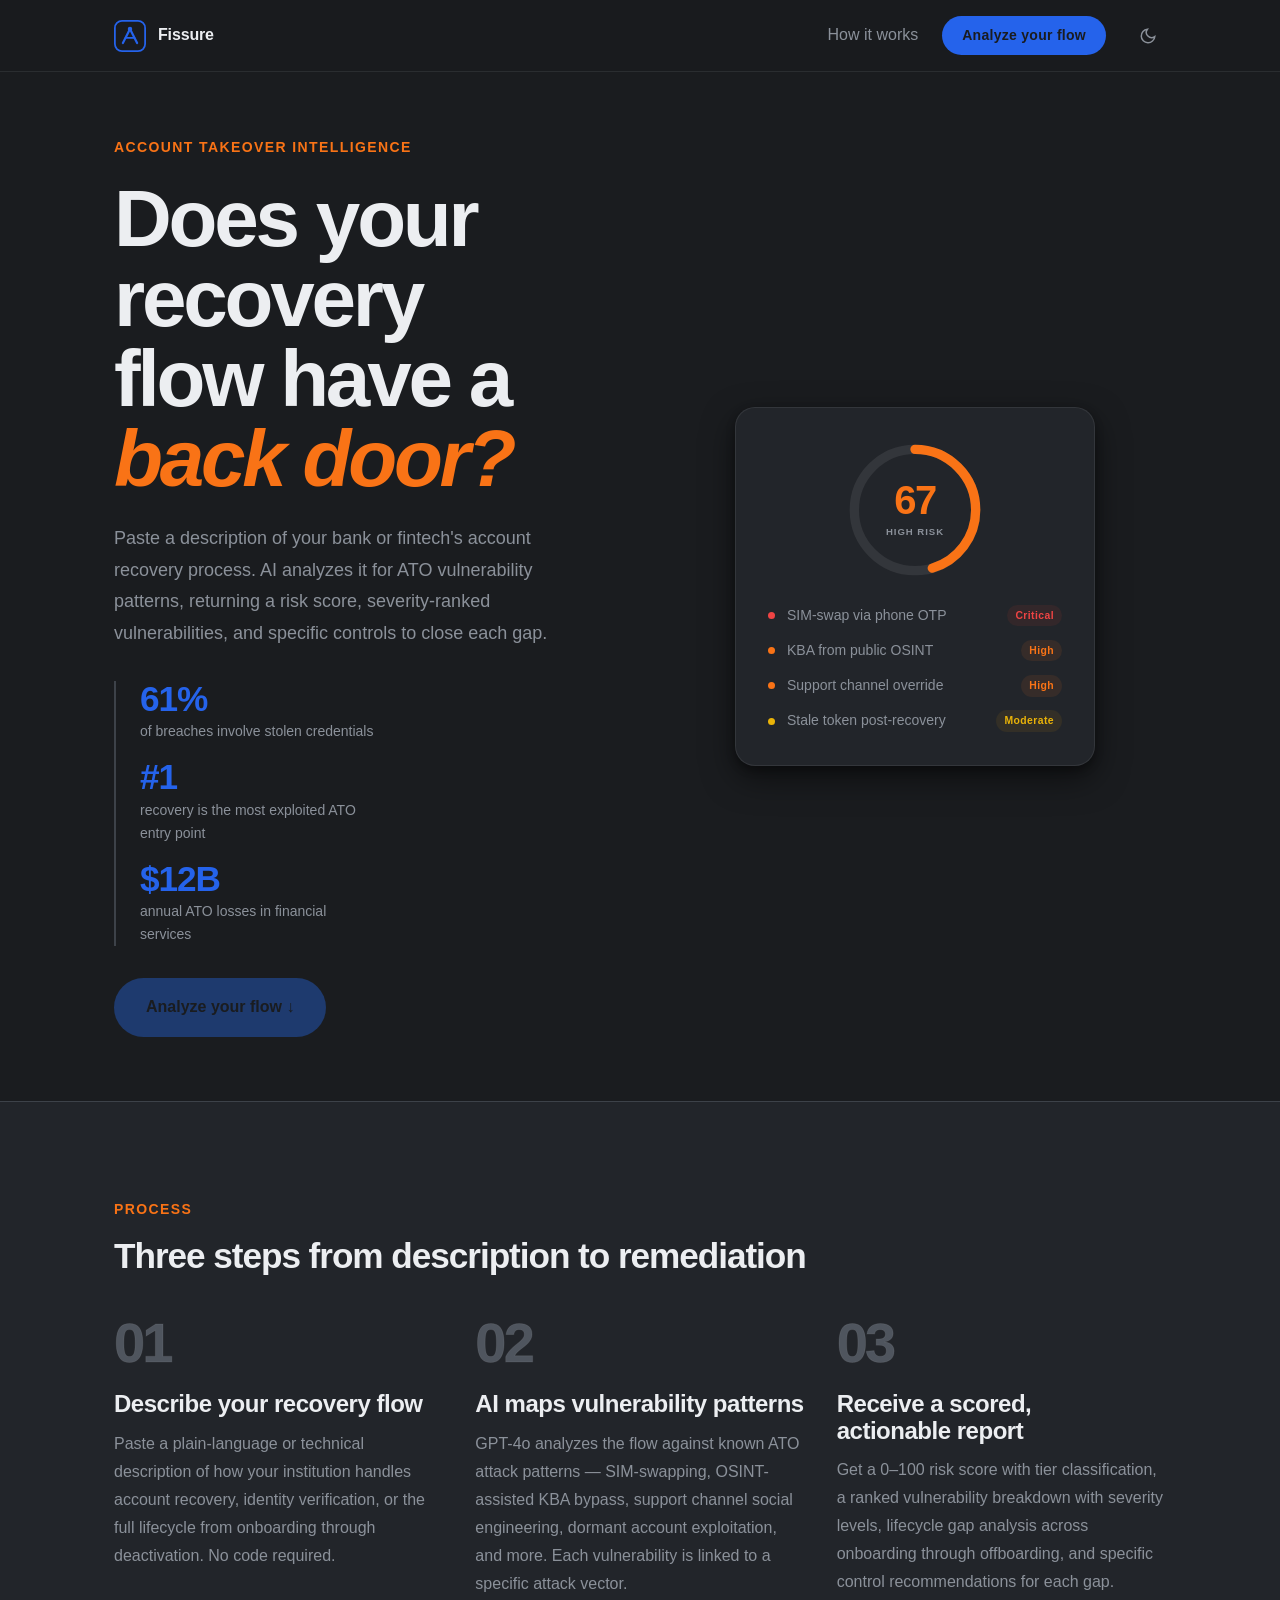
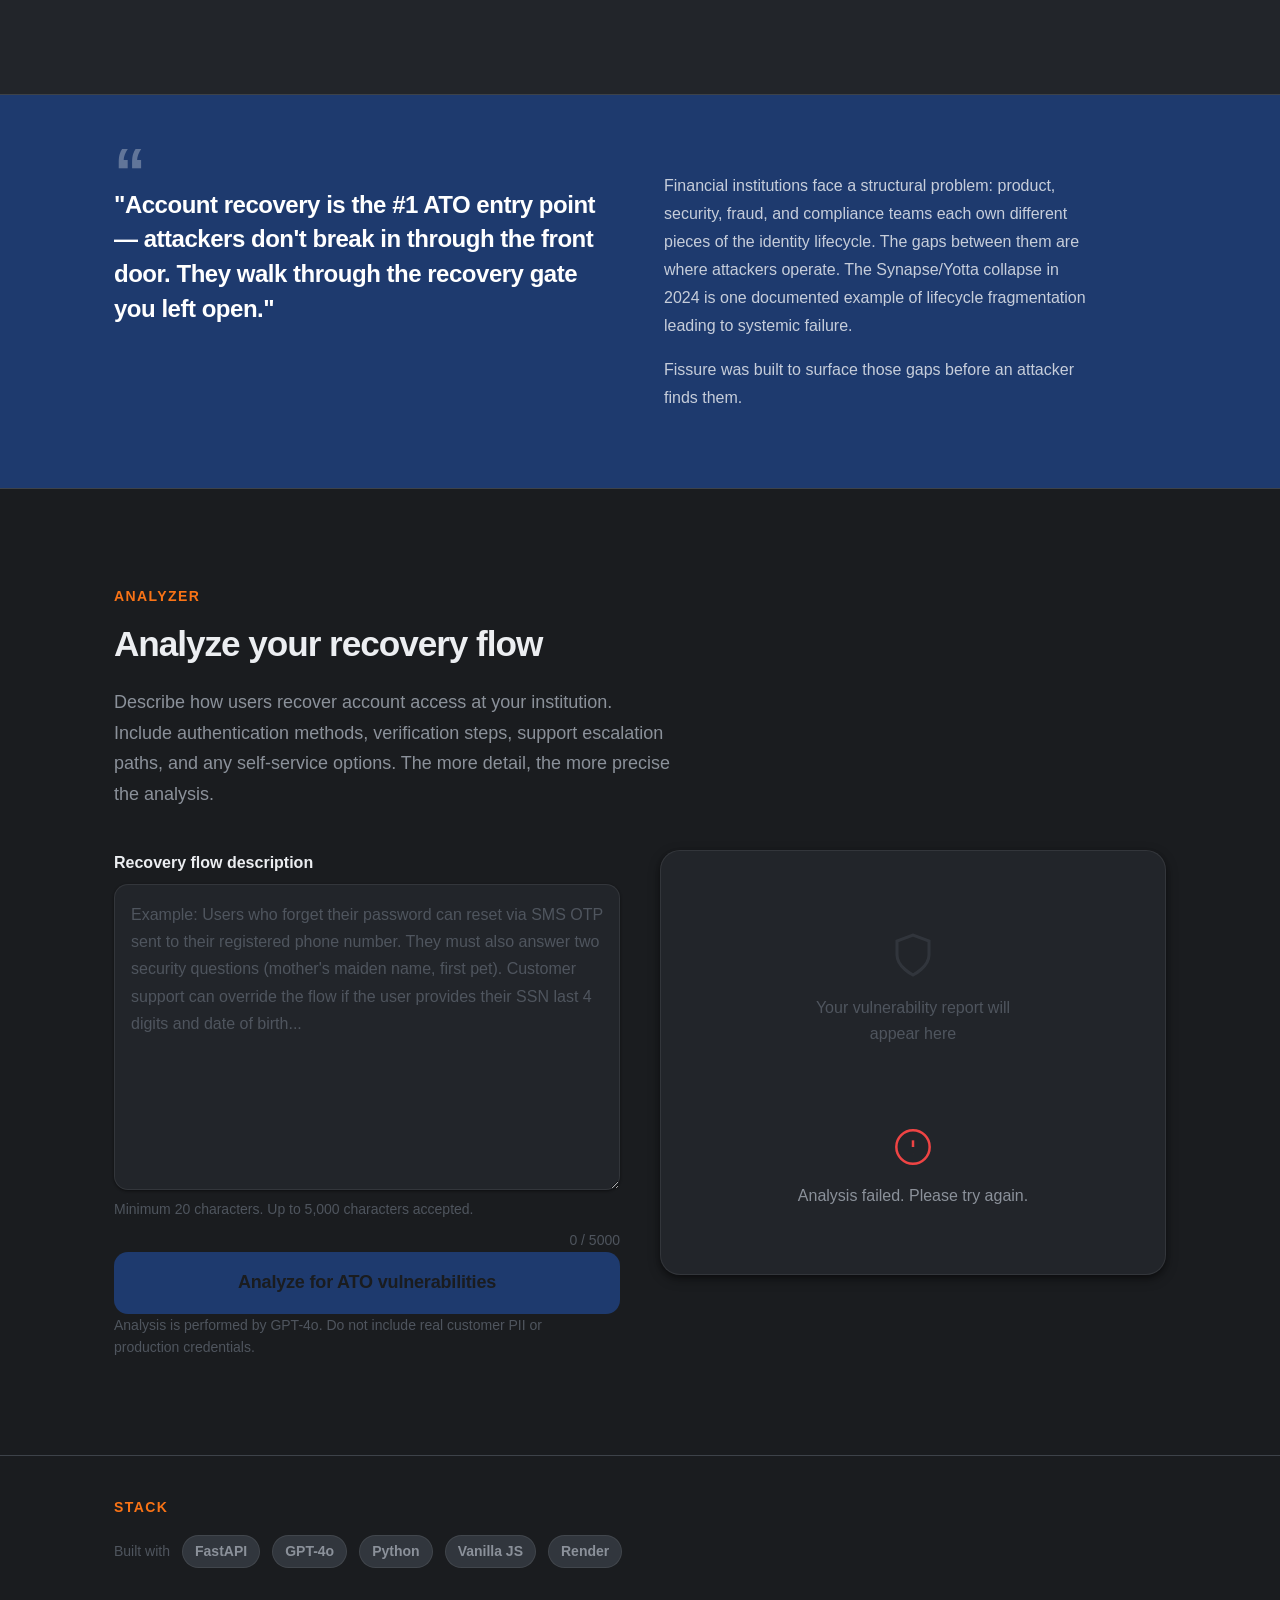
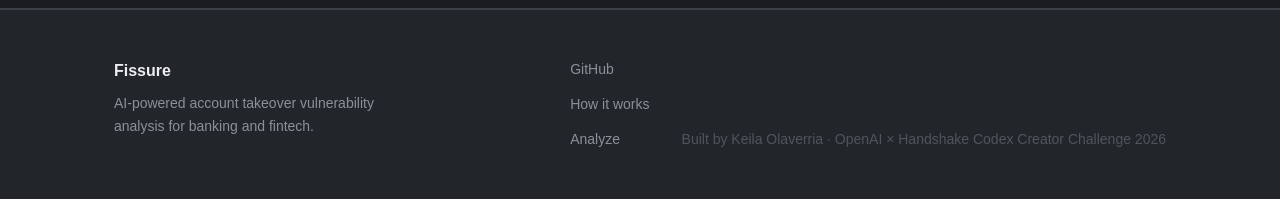
<file: index.html>
<!DOCTYPE html>
<html lang="en" data-theme="light">
<head>
  <meta charset="UTF-8" />
  <meta name="viewport" content="width=device-width, initial-scale=1.0" />
  <title>Fissure — Account Takeover Vulnerability Analysis</title>
  <meta name="description" content="Paste your bank or fintech's account recovery flow and get an AI-powered risk score, vulnerability breakdown, and remediation controls in seconds." />
  <meta property="og:title" content="Fissure" />
  <meta property="og:description" content="AI-powered account takeover vulnerability analysis for banking and fintech." />
  <meta property="og:type" content="website" />

  <!-- Fonts: Cabinet Grotesk (display) + Satoshi (body) via Fontshare -->
  <link href="https://api.fontshare.com/v2/css?f[]=cabinet-grotesk@400,500,600,700,800,900&f[]=satoshi@300,400,500,700&display=swap" rel="stylesheet" />

  <link rel="stylesheet" href="styles.css" />
  <link rel="icon" href="favicon.svg" type="image/svg+xml" />
</head>
<body>

  <!-- NAV -->
  <header class="nav" role="banner">
    <div class="nav-inner">
      <a href="/" class="nav-logo" aria-label="Fissure home">
        <svg class="logo-mark" viewBox="0 0 36 36" fill="none" aria-hidden="true">
          <rect x="1" y="1" width="34" height="34" rx="8" stroke="currentColor" stroke-width="2"/>
          <path d="M10 26 L18 10 L26 26" stroke="currentColor" stroke-width="2.5" stroke-linecap="round" stroke-linejoin="round"/>
          <path d="M13 20 L23 20" stroke="currentColor" stroke-width="2" stroke-linecap="round"/>
          <circle cx="18" cy="10" r="2.5" fill="currentColor"/>
        </svg>
        <span class="logo-text">Fissure</span>
      </a>
      <nav class="nav-links" aria-label="Primary navigation">
        <a href="#how-it-works">How it works</a>
        <a href="#analyze" class="nav-cta">Analyze your flow</a>
      </nav>
      <button class="theme-toggle" data-theme-toggle aria-label="Switch to dark mode" title="Toggle theme">
        <svg width="18" height="18" viewBox="0 0 24 24" fill="none" stroke="currentColor" stroke-width="2"><path d="M21 12.79A9 9 0 1 1 11.21 3 7 7 0 0 0 21 12.79z"/></svg>
      </button>
    </div>
  </header>

  <main id="main-content">

    <!-- HERO -->
    <section class="hero" aria-labelledby="hero-headline">
      <div class="hero-inner">
        <div class="hero-left">
        <div class="hero-label">Account Takeover Intelligence</div>
        <h1 class="hero-headline" id="hero-headline">
          Does your recovery<br/>flow have a<br/>
          <em class="headline-accent">back door?</em>
        </h1>
        <p class="hero-sub">
          Paste a description of your bank or fintech's account recovery process.
          AI analyzes it for ATO vulnerability patterns, returning a risk score,
          severity-ranked vulnerabilities, and specific controls to close each gap.
        </p>
        <div class="hero-stats">
          <div class="stat">
            <span class="stat-num">61%</span>
            <span class="stat-label">of breaches involve stolen credentials</span>
          </div>
          <div class="stat">
            <span class="stat-num">#1</span>
            <span class="stat-label">recovery is the most exploited ATO entry point</span>
          </div>
          <div class="stat">
            <span class="stat-num">$12B</span>
            <span class="stat-label">annual ATO losses in financial services</span>
          </div>
        </div>
        <a href="#analyze" class="btn-primary hero-cta">Analyze your flow &darr;</a>
      </div>
      <div class="hero-visual" aria-hidden="true">
        <div class="risk-gauge-demo">
          <div class="gauge-ring">
            <svg viewBox="0 0 120 120" class="gauge-svg">
              <circle cx="60" cy="60" r="52" fill="none" stroke="var(--color-border)" stroke-width="8"/>
              <circle cx="60" cy="60" r="52" fill="none" stroke="var(--color-risk-high)"
                stroke-width="8" stroke-dasharray="230 327" stroke-dashoffset="82"
                stroke-linecap="round" class="gauge-arc"/>
            </svg>
            <div class="gauge-label">
              <span class="gauge-score">67</span>
              <span class="gauge-tier">HIGH RISK</span>
            </div>
          </div>
          <div class="demo-vulns">
            <div class="demo-vuln critical">
              <span class="vuln-dot"></span>
              <span>SIM-swap via phone OTP</span>
              <span class="vuln-sev">Critical</span>
            </div>
            <div class="demo-vuln high">
              <span class="vuln-dot"></span>
              <span>KBA from public OSINT</span>
              <span class="vuln-sev">High</span>
            </div>
            <div class="demo-vuln high">
              <span class="vuln-dot"></span>
              <span>Support channel override</span>
              <span class="vuln-sev">High</span>
            </div>
            <div class="demo-vuln moderate">
              <span class="vuln-dot"></span>
              <span>Stale token post-recovery</span>
              <span class="vuln-sev">Moderate</span>
            </div>
          </div>
        </div>
      </div>
    </section>

    <!-- HOW IT WORKS -->
    <section class="how-it-works" id="how-it-works" aria-labelledby="hiw-title">
      <div class="section-inner">
        <div class="section-label">Process</div>
        <h2 class="section-title" id="hiw-title">Three steps from description to remediation</h2>
        <div class="steps">
          <div class="step">
            <div class="step-num">01</div>
            <div class="step-content">
              <h3>Describe your recovery flow</h3>
              <p>Paste a plain-language or technical description of how your institution handles account recovery, identity verification, or the full lifecycle from onboarding through deactivation. No code required.</p>
            </div>
          </div>
          <div class="step">
            <div class="step-num">02</div>
            <div class="step-content">
              <h3>AI maps vulnerability patterns</h3>
              <p>GPT-4o analyzes the flow against known ATO attack patterns — SIM-swapping, OSINT-assisted KBA bypass, support channel social engineering, dormant account exploitation, and more. Each vulnerability is linked to a specific attack vector.</p>
            </div>
          </div>
          <div class="step">
            <div class="step-num">03</div>
            <div class="step-content">
              <h3>Receive a scored, actionable report</h3>
              <p>Get a 0–100 risk score with tier classification, a ranked vulnerability breakdown with severity levels, lifecycle gap analysis across onboarding through offboarding, and specific control recommendations for each gap.</p>
            </div>
          </div>
        </div>
      </div>
    </section>

    <!-- CONTEXT CALLOUT -->
    <section class="callout-strip" aria-label="Why this matters">
      <div class="section-inner">
        <blockquote class="callout-quote">
          <p>"Account recovery is the #1 ATO entry point — attackers don't break in through the front door. They walk through the recovery gate you left open."</p>
        </blockquote>
        <div class="callout-context">
          <p>Financial institutions face a structural problem: product, security, fraud, and compliance teams each own different pieces of the identity lifecycle. The gaps between them are where attackers operate. The Synapse/Yotta collapse in 2024 is one documented example of lifecycle fragmentation leading to systemic failure.</p>
          <p>Fissure was built to surface those gaps before an attacker finds them.</p>
        </div>
      </div>
    </section>

    <!-- ANALYZER -->
    <section class="analyzer-section" id="analyze" aria-labelledby="analyzer-title">
      <div class="section-inner">
        <div class="section-label">Analyzer</div>
        <h2 class="section-title" id="analyzer-title">Analyze your recovery flow</h2>
        <p class="section-sub">Describe how users recover account access at your institution. Include authentication methods, verification steps, support escalation paths, and any self-service options. The more detail, the more precise the analysis.</p>

        <div class="analyzer-layout">
          <div class="analyzer-form-col">
            <form id="analyze-form" novalidate>
              <div class="form-group">
                <label for="flow-input">Recovery flow description</label>
                <textarea
                  id="flow-input"
                  name="flow_description"
                  rows="10"
                  placeholder="Example: Users who forget their password can reset via SMS OTP sent to their registered phone number. They must also answer two security questions (mother's maiden name, first pet). Customer support can override the flow if the user provides their SSN last 4 digits and date of birth..."
                  required
                  minlength="20"
                  maxlength="5000"
                  aria-describedby="flow-hint"
                ></textarea>
                <span class="form-hint" id="flow-hint">Minimum 20 characters. Up to 5,000 characters accepted.</span>
                <div class="char-count" aria-live="polite"><span id="char-num">0</span> / 5000</div>
              </div>
              <button type="submit" class="btn-primary submit-btn" id="submit-btn">
                <span class="btn-text">Analyze for ATO vulnerabilities</span>
                <span class="btn-loading" hidden>
                  <svg class="spinner" viewBox="0 0 24 24" fill="none" aria-hidden="true">
                    <circle cx="12" cy="12" r="10" stroke="currentColor" stroke-width="3" stroke-dasharray="31.4" stroke-dashoffset="10"/>
                  </svg>
                  Analyzing...
                </span>
              </button>
              <p class="form-disclaimer">Analysis is performed by GPT-4o. Do not include real customer PII or production credentials.</p>
            </form>
          </div>

          <!-- RESULTS PANEL -->
          <div class="results-col" id="results-panel" aria-live="polite" aria-atomic="true">
            <div class="results-empty" id="results-empty">
              <svg width="48" height="48" viewBox="0 0 24 24" fill="none" stroke="currentColor" stroke-width="1.5" aria-hidden="true"><path d="M12 22s8-4 8-10V5l-8-3-8 3v7c0 6 8 10 8 10z"/></svg>
              <p>Your vulnerability report will appear here</p>
            </div>

            <div class="results-content" id="results-content" hidden>
              <!-- Score header -->
              <div class="score-header" id="score-header">
                <div class="score-ring-wrap">
                  <svg class="score-ring" viewBox="0 0 120 120" aria-hidden="true">
                    <circle cx="60" cy="60" r="52" fill="none" stroke="var(--color-border)" stroke-width="8"/>
                    <circle cx="60" cy="60" r="52" fill="none" stroke="var(--score-arc-color, var(--color-risk-high))"
                      stroke-width="8" stroke-dasharray="0 327" stroke-dashoffset="82"
                      stroke-linecap="round" class="score-arc" id="score-arc"/>
                  </svg>
                  <div class="score-ring-label">
                    <span class="score-number" id="score-number">0</span>
                    <span class="score-unit">/ 100</span>
                  </div>
                </div>
                <div class="score-meta">
                  <div class="score-tier" id="score-tier">—</div>
                  <p class="score-summary" id="score-summary"></p>
                </div>
              </div>

              <!-- Lifecycle gaps -->
              <div class="lifecycle-section">
                <h3 class="results-section-title">Lifecycle Gap Analysis</h3>
                <div class="lifecycle-grid" id="lifecycle-grid"></div>
              </div>

              <!-- Vulnerabilities -->
              <div class="vulnerabilities-section">
                <h3 class="results-section-title">Vulnerability Breakdown</h3>
                <div class="vuln-list" id="vuln-list"></div>
              </div>

              <!-- Controls -->
              <div class="controls-section">
                <h3 class="results-section-title">Priority Controls</h3>
                <ul class="controls-list" id="controls-list"></ul>
              </div>
            </div>

            <!-- Error state -->
            <div class="results-error" id="results-error" hidden>
              <svg width="40" height="40" viewBox="0 0 24 24" fill="none" stroke="currentColor" stroke-width="1.5" aria-hidden="true"><circle cx="12" cy="12" r="10"/><line x1="12" y1="8" x2="12" y2="12"/><line x1="12" y1="16" x2="12.01" y2="16"/></svg>
              <p id="error-message">Analysis failed. Please try again.</p>
            </div>
          </div>
        </div>
      </div>
    </section>

    <!-- BUILT WITH -->
    <section class="built-with" aria-label="Technology stack">
      <div class="section-inner">
        <div class="section-label">Stack</div>
        <div class="built-with-row">
          <span>Built with</span>
          <span class="stack-tag">FastAPI</span>
          <span class="stack-tag">GPT-4o</span>
          <span class="stack-tag">Python</span>
          <span class="stack-tag">Vanilla JS</span>
          <span class="stack-tag">Render</span>
        </div>
      </div>
    </section>

  </main>

  <!-- FOOTER -->
  <footer class="footer" role="contentinfo">
    <div class="footer-inner">
      <div class="footer-brand">
        <span class="footer-logo-text">Fissure</span>
        <p>AI-powered account takeover vulnerability analysis for banking and fintech.</p>
      </div>
      <div class="footer-links">
        <a href="https://github.com/Keila0323/fissure" target="_blank" rel="noopener noreferrer">GitHub</a>
        <a href="#how-it-works">How it works</a>
        <a href="#analyze">Analyze</a>
      </div>
      <p class="footer-credit">Built by Keila Olaverria &middot; OpenAI &times; Handshake Codex Creator Challenge 2026</p>
    </div>
  </footer>

  <script src="app.js" defer></script>
</body>
</html>
</file>
<file: styles.css>
/* ============================================================
   FISSURE — Design System
   Palette: Dark grey + Royal blue + Orange
   Concept: Security intelligence — sharp, technical, direct
   Fonts: Cabinet Grotesk (display) + Satoshi (body)
   ============================================================ */

/* --- TOKENS --- */
:root,
[data-theme='light'] {
  /* Surfaces — dark grey base */
  --color-bg: #1a1c1f;
  --color-surface: #22252a;
  --color-surface-2: #2a2e34;
  --color-surface-offset: #31363d;
  --color-surface-dynamic: #3a3f47;
  --color-divider: #3d4249;
  --color-border: rgba(255, 255, 255, 0.08);

  /* Text */
  --color-text: #eceef1;
  --color-text-muted: #8b919a;
  --color-text-faint: #4f555e;
  --color-text-inverse: #1a1c1f;

  /* Primary — Royal blue */
  --color-primary: #2563eb;
  --color-primary-hover: #1d4ed8;
  --color-primary-highlight: rgba(37, 99, 235, 0.15);

  /* Accent — Orange */
  --color-accent: #f97316;
  --color-accent-hover: #ea6c0a;
  --color-accent-light: rgba(249, 115, 22, 0.12);

  /* Risk tiers */
  --color-risk-critical: #ef4444;
  --color-risk-high: #f97316;
  --color-risk-moderate: #eab308;
  --color-risk-low: #22c55e;

  /* Radius */
  --radius-sm: 0.375rem;
  --radius-md: 0.5rem;
  --radius-lg: 0.875rem;
  --radius-xl: 1.25rem;
  --radius-full: 9999px;

  /* Shadows */
  --shadow-sm: 0 1px 3px rgba(0, 0, 0, 0.3), 0 1px 2px rgba(0, 0, 0, 0.2);
  --shadow-md: 0 4px 12px rgba(0, 0, 0, 0.4), 0 2px 4px rgba(0, 0, 0, 0.25);
  --shadow-lg: 0 12px 32px rgba(0, 0, 0, 0.5), 0 4px 8px rgba(0, 0, 0, 0.3);

  /* Type */
  --font-display: 'Cabinet Grotesk', 'Helvetica Neue', sans-serif;
  --font-body: 'Satoshi', 'Inter', sans-serif;

  /* Type scale */
  --text-xs: clamp(0.75rem, 0.7rem + 0.25vw, 0.875rem);
  --text-sm: clamp(0.875rem, 0.8rem + 0.35vw, 1rem);
  --text-base: clamp(1rem, 0.95rem + 0.25vw, 1.125rem);
  --text-lg: clamp(1.125rem, 1rem + 0.75vw, 1.5rem);
  --text-xl: clamp(1.5rem, 1.2rem + 1.25vw, 2.25rem);
  --text-2xl: clamp(2rem, 1.2rem + 2.5vw, 3.5rem);
  --text-3xl: clamp(2.5rem, 1rem + 5vw, 5.5rem);

  /* Spacing */
  --space-1: 0.25rem;
  --space-2: 0.5rem;
  --space-3: 0.75rem;
  --space-4: 1rem;
  --space-5: 1.25rem;
  --space-6: 1.5rem;
  --space-8: 2rem;
  --space-10: 2.5rem;
  --space-12: 3rem;
  --space-16: 4rem;
  --space-20: 5rem;
  --space-24: 6rem;

  /* Layout */
  --content-default: 1100px;
  --content-narrow: 680px;

  /* Transitions */
  --ease-out: cubic-bezier(0.16, 1, 0.3, 1);
  --transition: 180ms var(--ease-out);
}

[data-theme='dark'] {
  --color-bg: #0f1113;
  --color-surface: #161a1f;
  --color-surface-2: #1e2228;
  --color-surface-offset: #252b32;
  --color-surface-dynamic: #2d333c;
  --color-divider: #303740;
  --color-border: rgba(255, 255, 255, 0.07);
  --color-text: #eceef1;
  --color-text-muted: #7a8290;
  --color-text-faint: #424850;
  --color-text-inverse: #0f1113;
  --color-primary: #3b82f6;
  --color-primary-hover: #60a5fa;
  --color-primary-highlight: rgba(59, 130, 246, 0.15);
  --color-accent: #fb923c;
  --color-accent-hover: #fdba74;
  --color-accent-light: rgba(251, 146, 60, 0.12);
  --shadow-sm: 0 1px 3px rgba(0, 0, 0, 0.4);
  --shadow-md: 0 4px 12px rgba(0, 0, 0, 0.5);
  --shadow-lg: 0 12px 32px rgba(0, 0, 0, 0.65);
  --color-risk-critical: #f87171;
  --color-risk-high: #fb923c;
  --color-risk-moderate: #fbbf24;
  --color-risk-low: #4ade80;
}

@media (prefers-color-scheme: dark) {
  :root:not([data-theme]) {
    --color-bg: #0f1113;
    --color-surface: #161a1f;
    --color-surface-2: #1e2228;
    --color-surface-offset: #252b32;
    --color-surface-dynamic: #2d333c;
    --color-divider: #303740;
    --color-border: rgba(255, 255, 255, 0.07);
    --color-text: #eceef1;
    --color-text-muted: #7a8290;
    --color-text-faint: #424850;
    --color-text-inverse: #0f1113;
    --color-primary: #3b82f6;
    --color-primary-hover: #60a5fa;
    --color-primary-highlight: rgba(59, 130, 246, 0.15);
    --color-accent: #fb923c;
    --color-accent-hover: #fdba74;
    --color-accent-light: rgba(251, 146, 60, 0.12);
    --shadow-sm: 0 1px 3px rgba(0, 0, 0, 0.25);
    --shadow-md: 0 4px 12px rgba(0, 0, 0, 0.35);
    --shadow-lg: 0 12px 32px rgba(0, 0, 0, 0.5);
    --color-risk-critical: #e05a4d;
    --color-risk-high: #f08040;
    --color-risk-moderate: #e8a82a;
    --color-risk-low: #4aad7e;
  }
}

/* --- BASE RESET --- */
*, *::before, *::after { box-sizing: border-box; margin: 0; padding: 0; }

html {
  -webkit-text-size-adjust: none;
  text-size-adjust: none;
  -webkit-font-smoothing: antialiased;
  -moz-osx-font-smoothing: grayscale;
  text-rendering: optimizeLegibility;
  scroll-behavior: smooth;
  scroll-padding-top: 80px;
}

body {
  min-height: 100dvh;
  font-family: var(--font-body);
  font-size: var(--text-base);
  line-height: 1.65;
  color: var(--color-text);
  background-color: var(--color-bg);
}

img, picture, video, canvas, svg { display: block; max-width: 100%; }
ul[role='list'], ol[role='list'] { list-style: none; }
input, button, textarea, select { font: inherit; color: inherit; }
h1, h2, h3, h4, h5, h6 { text-wrap: balance; line-height: 1.1; }
p, li { text-wrap: pretty; max-width: 72ch; }

button { cursor: pointer; background: none; border: none; }

a, button, [role='button'], input, textarea, select {
  transition: color var(--transition), background var(--transition),
    border-color var(--transition), box-shadow var(--transition), opacity var(--transition);
}
:focus-visible {
  outline: 2px solid var(--color-accent);
  outline-offset: 3px;
  border-radius: var(--radius-sm);
}

::selection { background: var(--color-accent-light); color: var(--color-text); }

@media (prefers-reduced-motion: reduce) {
  *, *::before, *::after {
    animation-duration: 0.01ms !important;
    animation-iteration-count: 1 !important;
    transition-duration: 0.01ms !important;
    scroll-behavior: auto !important;
  }
}

/* ============================================================
   NAV
   ============================================================ */
.nav {
  position: sticky;
  top: 0;
  z-index: 100;
  background: color-mix(in oklab, var(--color-bg) 92%, transparent);
  backdrop-filter: blur(12px);
  -webkit-backdrop-filter: blur(12px);
  border-bottom: 1px solid var(--color-border);
}

.nav-inner {
  max-width: var(--content-default);
  margin: 0 auto;
  padding: var(--space-4) var(--space-6);
  display: flex;
  align-items: center;
  gap: var(--space-6);
}

.nav-logo {
  display: flex;
  align-items: center;
  gap: var(--space-3);
  text-decoration: none;
  color: var(--color-text);
  font-family: var(--font-display);
  font-weight: 700;
  font-size: var(--text-sm);
  letter-spacing: -0.01em;
  flex-shrink: 0;
}

.logo-mark {
  width: 32px;
  height: 32px;
  color: var(--color-primary);
  flex-shrink: 0;
}

.nav-links {
  display: flex;
  align-items: center;
  gap: var(--space-6);
  margin-left: auto;
}

.nav-links a {
  font-size: var(--text-sm);
  font-weight: 500;
  color: var(--color-text-muted);
  text-decoration: none;
}
.nav-links a:hover { color: var(--color-text); }

.nav-cta {
  background: var(--color-primary) !important;
  color: var(--color-text-inverse) !important;
  padding: var(--space-2) var(--space-5);
  border-radius: var(--radius-full);
  font-size: var(--text-xs) !important;
  font-weight: 600 !important;
  letter-spacing: 0.02em;
}
.nav-cta:hover {
  background: var(--color-primary-hover) !important;
  color: var(--color-text-inverse) !important;
}

.theme-toggle {
  display: flex;
  align-items: center;
  justify-content: center;
  width: 36px;
  height: 36px;
  border-radius: var(--radius-md);
  color: var(--color-text-muted);
  flex-shrink: 0;
}
.theme-toggle:hover {
  background: var(--color-surface-offset);
  color: var(--color-text);
}

/* ============================================================
   LAYOUT HELPERS
   ============================================================ */
.section-inner {
  max-width: var(--content-default);
  margin: 0 auto;
  padding-inline: var(--space-6);
}

.section-label {
  font-size: var(--text-xs);
  font-weight: 700;
  letter-spacing: 0.1em;
  text-transform: uppercase;
  color: var(--color-accent);
  margin-bottom: var(--space-4);
}

.section-title {
  font-family: var(--font-display);
  font-size: var(--text-xl);
  font-weight: 800;
  letter-spacing: -0.03em;
  color: var(--color-text);
  margin-bottom: var(--space-6);
}

.section-sub {
  font-size: var(--text-base);
  color: var(--color-text-muted);
  max-width: 56ch;
  margin-bottom: var(--space-10);
  line-height: 1.7;
}

/* ============================================================
   HERO
   ============================================================ */
.hero {
  padding-block: clamp(var(--space-12), 6vw, var(--space-16));
  border-bottom: 1px solid var(--color-divider);
  overflow: hidden;
}

.hero-inner {
  max-width: var(--content-default);
  margin: 0 auto;
  padding-inline: var(--space-6);
  display: grid;
  grid-template-columns: 1fr 1fr;
  gap: var(--space-12);
  align-items: center;
}

.hero-left {
  display: flex;
  flex-direction: column;
  align-items: flex-start;
  gap: 0;
}

.hero-label {
  font-size: var(--text-xs);
  font-weight: 700;
  letter-spacing: 0.1em;
  text-transform: uppercase;
  color: var(--color-accent);
  margin-bottom: var(--space-5);
}

.hero-headline {
  font-family: var(--font-display);
  font-size: var(--text-3xl);
  font-weight: 900;
  letter-spacing: -0.04em;
  line-height: 1.0;
  color: var(--color-text);
  margin-bottom: var(--space-6);
}

.headline-accent {
  font-style: italic;
  color: var(--color-accent);
}

.hero-sub {
  font-size: var(--text-base);
  color: var(--color-text-muted);
  line-height: 1.75;
  max-width: 46ch;
  margin-bottom: var(--space-8);
}

.hero-stats {
  display: flex;
  flex-direction: column;
  gap: var(--space-4);
  margin-bottom: var(--space-8);
  border-left: 2px solid var(--color-divider);
  padding-left: var(--space-6);
}

.stat { display: flex; flex-direction: column; gap: var(--space-1); }
.stat-num {
  font-family: var(--font-display);
  font-size: var(--text-xl);
  font-weight: 800;
  letter-spacing: -0.03em;
  color: var(--color-primary);
  line-height: 1;
}
.stat-label {
  font-size: var(--text-xs);
  color: var(--color-text-muted);
  max-width: 30ch;
}

.hero-cta { align-self: flex-start; }

/* Right col — visual */
.hero-visual {
  display: flex;
  justify-content: center;
  align-items: center;
}

/* Demo risk card */
.risk-gauge-demo {
  background: var(--color-surface);
  border: 1px solid var(--color-border);
  border-radius: var(--radius-xl);
  padding: var(--space-8);
  box-shadow: var(--shadow-lg);
  width: 100%;
  max-width: 360px;
}

.gauge-ring {
  position: relative;
  width: 140px;
  height: 140px;
  margin: 0 auto var(--space-6);
}

.gauge-svg { width: 100%; height: 100%; transform: rotate(-90deg); }

.gauge-arc {
  transition: stroke-dasharray 1.5s var(--ease-out);
}

.gauge-label {
  position: absolute;
  inset: 0;
  display: flex;
  flex-direction: column;
  align-items: center;
  justify-content: center;
}

.gauge-score {
  font-family: var(--font-display);
  font-size: 2.5rem;
  font-weight: 900;
  letter-spacing: -0.04em;
  color: var(--color-risk-high);
  line-height: 1;
}

.gauge-tier {
  font-size: 0.6rem;
  font-weight: 700;
  letter-spacing: 0.1em;
  text-transform: uppercase;
  color: var(--color-text-muted);
  margin-top: var(--space-1);
}

.demo-vulns {
  display: flex;
  flex-direction: column;
  gap: var(--space-3);
}

.demo-vuln {
  display: flex;
  align-items: center;
  gap: var(--space-3);
  font-size: var(--text-xs);
  color: var(--color-text-muted);
}

.demo-vuln span:nth-child(2) { flex: 1; }

.vuln-dot {
  width: 7px;
  height: 7px;
  border-radius: 50%;
  flex-shrink: 0;
}

.demo-vuln.critical .vuln-dot { background: var(--color-risk-critical); }
.demo-vuln.high .vuln-dot { background: var(--color-risk-high); }
.demo-vuln.moderate .vuln-dot { background: var(--color-risk-moderate); }
.demo-vuln.low .vuln-dot { background: var(--color-risk-low); }

.vuln-sev {
  font-size: 0.65rem;
  font-weight: 700;
  letter-spacing: 0.04em;
  padding: 2px var(--space-2);
  border-radius: var(--radius-full);
}

.demo-vuln.critical .vuln-sev { color: var(--color-risk-critical); background: rgba(192,57,43,0.1); }
.demo-vuln.high .vuln-sev { color: var(--color-risk-high); background: rgba(224,112,32,0.1); }
.demo-vuln.moderate .vuln-sev { color: var(--color-risk-moderate); background: rgba(197,134,10,0.1); }
.demo-vuln.low .vuln-sev { color: var(--color-risk-low); background: rgba(39,133,92,0.1); }

/* ============================================================
   HOW IT WORKS
   ============================================================ */
.how-it-works {
  padding-block: clamp(var(--space-16), 8vw, var(--space-24));
  background: var(--color-surface);
  border-bottom: 1px solid var(--color-divider);
}

.steps {
  display: grid;
  grid-template-columns: repeat(3, 1fr);
  gap: var(--space-8);
  margin-top: var(--space-10);
}

.step {
  display: flex;
  flex-direction: column;
  gap: var(--space-5);
}

.step-num {
  font-family: var(--font-display);
  font-size: 3.5rem;
  font-weight: 900;
  letter-spacing: -0.05em;
  line-height: 1;
  color: var(--color-text-faint);
  -webkit-text-stroke: 1px var(--color-border);
}

[data-theme='dark'] .step-num {
  color: var(--color-text-faint);
  -webkit-text-stroke: 1px var(--color-divider);
}

.step-content h3 {
  font-family: var(--font-display);
  font-size: var(--text-lg);
  font-weight: 700;
  letter-spacing: -0.02em;
  color: var(--color-text);
  margin-bottom: var(--space-3);
}

.step-content p {
  font-size: var(--text-sm);
  color: var(--color-text-muted);
  line-height: 1.75;
}

/* ============================================================
   CALLOUT STRIP
   ============================================================ */
.callout-strip {
  padding-block: clamp(var(--space-12), 6vw, var(--space-20));
  background: #1e3a6e;
  color: var(--color-text-inverse);
  border-bottom: 1px solid var(--color-divider);
}

.callout-strip .section-inner {
  display: grid;
  grid-template-columns: 1fr 1fr;
  gap: var(--space-12);
  align-items: start;
}

.callout-quote {
  font-family: var(--font-display);
  font-size: var(--text-lg);
  font-weight: 700;
  letter-spacing: -0.02em;
  line-height: 1.45;
  color: #ffffff;
  border: none;
  padding: 0;
}

.callout-quote::before {
  content: '\201C';
  font-size: 4rem;
  line-height: 0;
  display: block;
  margin-bottom: var(--space-4);
  color: rgba(255, 255, 255, 0.3);
  font-family: var(--font-display);
}

.callout-context p {
  font-size: var(--text-sm);
  color: rgba(255, 255, 255, 0.75);
  line-height: 1.75;
  max-width: 48ch;
}
.callout-context p + p { margin-top: var(--space-4); }

/* ============================================================
   ANALYZER SECTION
   ============================================================ */
.analyzer-section {
  padding-block: clamp(var(--space-16), 8vw, var(--space-24));
  border-bottom: 1px solid var(--color-divider);
}

.analyzer-layout {
  display: grid;
  grid-template-columns: 1fr 1fr;
  gap: var(--space-10);
  align-items: start;
}

/* Form */
.analyzer-form-col { display: flex; flex-direction: column; gap: var(--space-5); }

.form-group { display: flex; flex-direction: column; gap: var(--space-2); }

.form-group label {
  font-size: var(--text-sm);
  font-weight: 600;
  color: var(--color-text);
}

.form-group textarea {
  width: 100%;
  padding: var(--space-4);
  background: var(--color-surface);
  border: 1.5px solid var(--color-border);
  border-radius: var(--radius-lg);
  font-size: var(--text-sm);
  color: var(--color-text);
  line-height: 1.7;
  resize: vertical;
  min-height: 220px;
  box-shadow: var(--shadow-sm);
}

.form-group textarea:focus {
  outline: none;
  border-color: var(--color-primary);
  box-shadow: 0 0 0 3px var(--color-primary-highlight);
}

.form-group textarea::placeholder { color: var(--color-text-faint); }

.form-hint {
  font-size: var(--text-xs);
  color: var(--color-text-faint);
}

.char-count {
  font-size: var(--text-xs);
  color: var(--color-text-faint);
  text-align: right;
}

.form-disclaimer {
  font-size: var(--text-xs);
  color: var(--color-text-faint);
  line-height: 1.6;
  max-width: none;
}

/* Buttons */
.btn-primary {
  display: inline-flex;
  align-items: center;
  justify-content: center;
  gap: var(--space-2);
  background: #1e3a6e;
  color: var(--color-text-inverse);
  font-family: var(--font-body);
  font-size: var(--text-sm);
  font-weight: 600;
  text-decoration: none;
  border: none;
  border-radius: var(--radius-full);
  padding: var(--space-4) var(--space-8);
  cursor: pointer;
  white-space: nowrap;
}

.btn-primary:hover { background: var(--color-primary-hover); }

.submit-btn {
  width: 100%;
  border-radius: var(--radius-lg);
  padding: var(--space-4);
  font-size: var(--text-base);
  font-weight: 700;
  letter-spacing: -0.01em;
}

.submit-btn:disabled {
  opacity: 0.6;
  cursor: not-allowed;
}

.hero-cta {
  padding: var(--space-4) var(--space-8);
  font-size: var(--text-sm);
}

.spinner {
  width: 18px;
  height: 18px;
  animation: spin 0.8s linear infinite;
  flex-shrink: 0;
}
@keyframes spin { to { transform: rotate(360deg); } }

/* ============================================================
   RESULTS PANEL
   ============================================================ */
.results-col {
  background: var(--color-surface);
  border: 1px solid var(--color-border);
  border-radius: var(--radius-xl);
  padding: var(--space-8);
  box-shadow: var(--shadow-md);
  min-height: 400px;
  display: flex;
  flex-direction: column;
}

/* Empty state */
.results-empty {
  flex: 1;
  display: flex;
  flex-direction: column;
  align-items: center;
  justify-content: center;
  gap: var(--space-4);
  color: var(--color-text-faint);
  text-align: center;
  padding: var(--space-12) var(--space-6);
}
.results-empty p { font-size: var(--text-sm); max-width: 28ch; }
.results-empty svg { opacity: 0.35; }

/* Error state */
.results-error {
  flex: 1;
  display: flex;
  flex-direction: column;
  align-items: center;
  justify-content: center;
  gap: var(--space-4);
  color: var(--color-risk-critical);
  text-align: center;
  padding: var(--space-8);
}
.results-error p { font-size: var(--text-sm); color: var(--color-text-muted); }

/* Score header */
.score-header {
  display: flex;
  align-items: center;
  gap: var(--space-6);
  padding-bottom: var(--space-6);
  border-bottom: 1px solid var(--color-divider);
  margin-bottom: var(--space-6);
}

.score-ring-wrap {
  position: relative;
  width: 100px;
  height: 100px;
  flex-shrink: 0;
}

.score-ring { width: 100%; height: 100%; transform: rotate(-90deg); }

.score-ring-label {
  position: absolute;
  inset: 0;
  display: flex;
  flex-direction: column;
  align-items: center;
  justify-content: center;
}

.score-number {
  font-family: var(--font-display);
  font-size: 1.75rem;
  font-weight: 900;
  letter-spacing: -0.04em;
  line-height: 1;
  color: var(--color-text);
}
.score-unit {
  font-size: 0.65rem;
  color: var(--color-text-faint);
  margin-top: 2px;
}

.score-meta { flex: 1; min-width: 0; }

.score-tier {
  font-family: var(--font-display);
  font-size: var(--text-lg);
  font-weight: 800;
  letter-spacing: -0.03em;
  margin-bottom: var(--space-2);
}

.score-tier.critical { color: var(--color-risk-critical); }
.score-tier.high { color: var(--color-risk-high); }
.score-tier.moderate { color: var(--color-risk-moderate); }
.score-tier.low { color: var(--color-risk-low); }

.score-summary {
  font-size: var(--text-xs);
  color: var(--color-text-muted);
  line-height: 1.65;
  max-width: 40ch;
}

/* Results section titles */
.results-section-title {
  font-family: var(--font-display);
  font-size: var(--text-sm);
  font-weight: 700;
  letter-spacing: 0.04em;
  text-transform: uppercase;
  color: var(--color-text-muted);
  margin-bottom: var(--space-4);
}

/* Lifecycle grid */
.lifecycle-section, .vulnerabilities-section, .controls-section {
  margin-bottom: var(--space-6);
  padding-bottom: var(--space-6);
  border-bottom: 1px solid var(--color-divider);
}
.controls-section { border-bottom: none; margin-bottom: 0; padding-bottom: 0; }

.lifecycle-grid {
  display: grid;
  grid-template-columns: 1fr 1fr;
  gap: var(--space-3);
}

.lifecycle-item {
  background: var(--color-surface-2);
  border-radius: var(--radius-md);
  padding: var(--space-3) var(--space-4);
}

.lifecycle-phase {
  font-size: var(--text-xs);
  font-weight: 700;
  letter-spacing: 0.06em;
  text-transform: uppercase;
  color: var(--color-text-muted);
  margin-bottom: var(--space-1);
}

.lifecycle-text {
  font-size: var(--text-xs);
  color: var(--color-text-muted);
  line-height: 1.6;
  max-width: none;
}

/* Vulnerability cards */
.vuln-list {
  display: flex;
  flex-direction: column;
  gap: var(--space-3);
}

.vuln-card {
  border: 1px solid var(--color-border);
  border-radius: var(--radius-lg);
  overflow: hidden;
}

.vuln-header {
  display: flex;
  align-items: center;
  gap: var(--space-3);
  padding: var(--space-4);
  cursor: pointer;
  background: var(--color-surface-2);
}

.vuln-header:hover { background: var(--color-surface-offset); }

.vuln-badge {
  font-size: 0.65rem;
  font-weight: 700;
  letter-spacing: 0.06em;
  text-transform: uppercase;
  padding: 3px var(--space-2);
  border-radius: var(--radius-full);
  flex-shrink: 0;
}

.sev-critical .vuln-badge { color: var(--color-risk-critical); background: rgba(192,57,43,0.1); }
.sev-high .vuln-badge { color: var(--color-risk-high); background: rgba(224,112,32,0.1); }
.sev-moderate .vuln-badge { color: var(--color-risk-moderate); background: rgba(197,134,10,0.1); }
.sev-low .vuln-badge { color: var(--color-risk-low); background: rgba(39,133,92,0.1); }

.vuln-title {
  font-size: var(--text-xs);
  font-weight: 600;
  color: var(--color-text);
  flex: 1;
  min-width: 0;
}

.vuln-id {
  font-size: 0.6rem;
  color: var(--color-text-faint);
  font-family: monospace;
  flex-shrink: 0;
}

.vuln-chevron {
  width: 14px;
  height: 14px;
  color: var(--color-text-faint);
  flex-shrink: 0;
  transition: transform var(--transition);
}

.vuln-card.open .vuln-chevron { transform: rotate(180deg); }

.vuln-body {
  padding: var(--space-4);
  border-top: 1px solid var(--color-border);
  display: none;
}
.vuln-card.open .vuln-body { display: block; }

.vuln-pattern {
  font-size: var(--text-xs);
  font-weight: 600;
  color: var(--color-accent);
  margin-bottom: var(--space-3);
}

.vuln-body p {
  font-size: var(--text-xs);
  color: var(--color-text-muted);
  line-height: 1.7;
  margin-bottom: var(--space-3);
  max-width: none;
}

.vuln-rec-label {
  font-size: var(--text-xs);
  font-weight: 700;
  color: var(--color-text);
  margin-bottom: var(--space-2);
}

.vuln-rec {
  font-size: var(--text-xs);
  color: var(--color-text-muted);
  line-height: 1.7;
  padding: var(--space-3);
  background: var(--color-surface-2);
  border-radius: var(--radius-md);
  border-left: 3px solid var(--color-risk-low);
  max-width: none;
}

/* Controls */
.controls-list {
  display: flex;
  flex-direction: column;
  gap: var(--space-3);
  list-style: none;
}

.controls-list li {
  display: flex;
  align-items: flex-start;
  gap: var(--space-3);
  font-size: var(--text-xs);
  color: var(--color-text-muted);
  line-height: 1.65;
  max-width: none;
}

.controls-list li::before {
  content: '';
  width: 6px;
  height: 6px;
  border-radius: 50%;
  background: var(--color-accent);
  flex-shrink: 0;
  margin-top: 0.45em;
}

/* ============================================================
   BUILT WITH
   ============================================================ */
.built-with {
  padding-block: var(--space-10);
  border-bottom: 1px solid var(--color-divider);
}

.built-with-row {
  display: flex;
  align-items: center;
  flex-wrap: wrap;
  gap: var(--space-3);
  font-size: var(--text-xs);
  color: var(--color-text-faint);
}

.stack-tag {
  font-size: var(--text-xs);
  font-weight: 600;
  color: var(--color-text-muted);
  background: var(--color-surface-offset);
  border: 1px solid var(--color-border);
  border-radius: var(--radius-full);
  padding: var(--space-1) var(--space-3);
}

/* ============================================================
   FOOTER
   ============================================================ */
.footer {
  padding-block: var(--space-12);
  background: var(--color-surface);
  border-top: 1px solid var(--color-divider);
}

.footer-inner {
  max-width: var(--content-default);
  margin: 0 auto;
  padding-inline: var(--space-6);
  display: grid;
  grid-template-columns: 1fr auto auto;
  gap: var(--space-8);
  align-items: start;
}

.footer-logo-text {
  font-family: var(--font-display);
  font-size: var(--text-sm);
  font-weight: 700;
  color: var(--color-text);
  display: block;
  margin-bottom: var(--space-2);
}

.footer-brand p {
  font-size: var(--text-xs);
  color: var(--color-text-muted);
  max-width: 36ch;
  line-height: 1.65;
}

.footer-links {
  display: flex;
  flex-direction: column;
  gap: var(--space-3);
}
.footer-links a {
  font-size: var(--text-xs);
  color: var(--color-text-muted);
  text-decoration: none;
}
.footer-links a:hover { color: var(--color-text); }

.footer-credit {
  font-size: var(--text-xs);
  color: var(--color-text-faint);
  max-width: none;
  align-self: end;
}

/* ============================================================
   SKELETON (loading state for results panel)
   ============================================================ */
@keyframes shimmer {
  0% { background-position: -200% 0; }
  100% { background-position: 200% 0; }
}
.skeleton {
  background: linear-gradient(90deg,
    var(--color-surface-offset) 25%,
    var(--color-surface-dynamic) 50%,
    var(--color-surface-offset) 75%);
  background-size: 200% 100%;
  animation: shimmer 1.5s ease-in-out infinite;
  border-radius: var(--radius-sm);
}
.skel-bar { height: 1em; margin-bottom: var(--space-2); }
.skel-bar:last-child { width: 60%; }

/* ============================================================
   RESPONSIVE
   ============================================================ */
@media (max-width: 900px) {
  .hero-inner {
    grid-template-columns: 1fr;
    gap: var(--space-10);
  }
  .risk-gauge-demo { max-width: 100%; }

  .steps { grid-template-columns: 1fr; }

  .callout-strip .section-inner { grid-template-columns: 1fr; gap: var(--space-8); }

  .analyzer-layout { grid-template-columns: 1fr; }

  .footer-inner { grid-template-columns: 1fr; }
  .footer-links { flex-direction: row; flex-wrap: wrap; }
}

@media (max-width: 600px) {
  .nav-links a:not(.nav-cta) { display: none; }
  .lifecycle-grid { grid-template-columns: 1fr; }
  .score-header { flex-direction: column; align-items: flex-start; }
}
</file>
